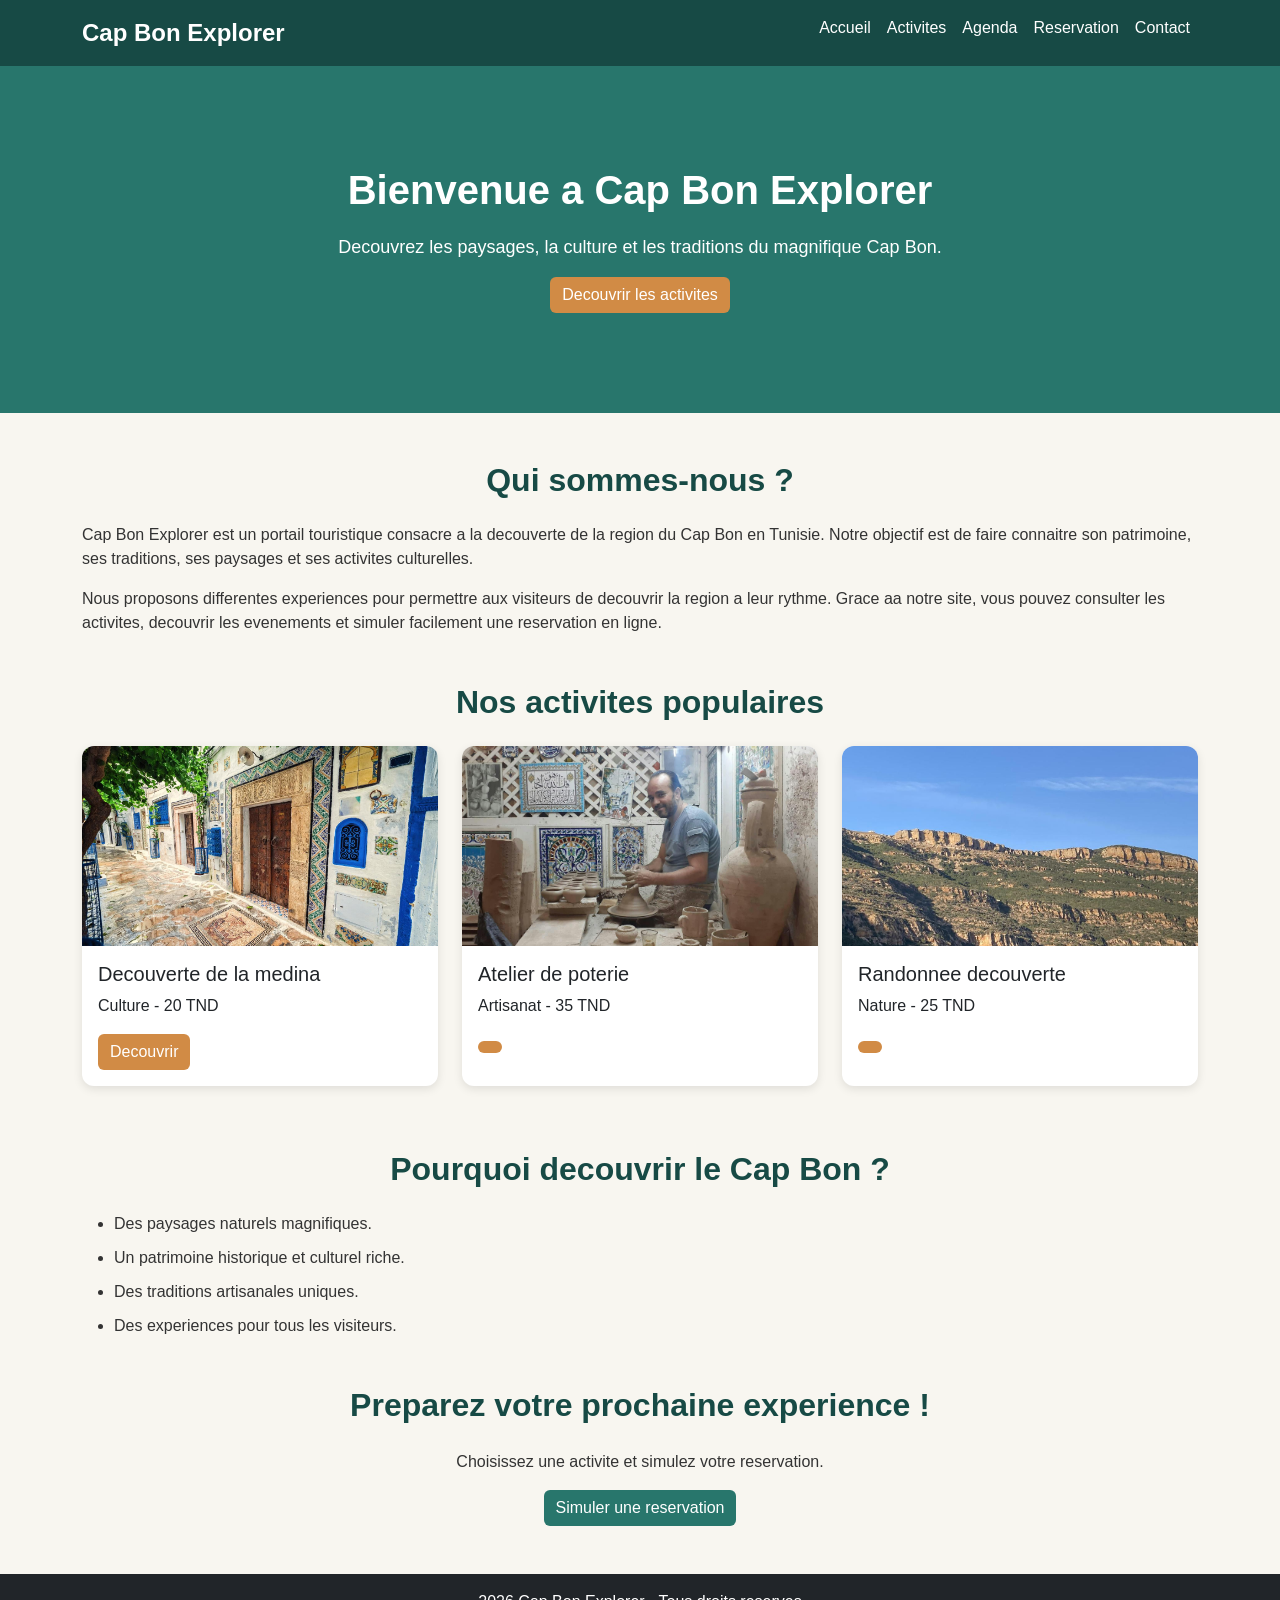
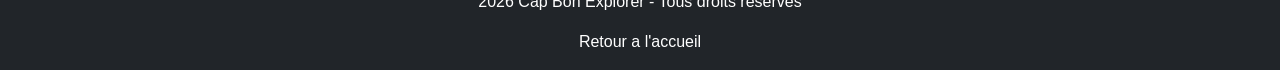
<file: index.html>
<!DOCTYPE html>
<html lang="fr">
<head>
    <meta charset="UTF-8">
    <meta name="viewport" content="width=device-width, initial-scale=1.0">
    <title>Cap Bon Explorer - Accueil</title>

    <!-- Bootstrap -->
    <link href="https://cdn.jsdelivr.net/npm/bootstrap@5.3.3/dist/css/bootstrap.min.css" rel="stylesheet">

    <!-- Notre fichier CSS -->
    <link rel="stylesheet" href="css/style.css">
</head>

<body>

    <header>
        <nav class="navbar navbar-expand-lg navbar-dark bg-dark">
            <div class="container">

                <a class="navbar-brand" href="index.html">
                    Cap Bon Explorer
                </a>

                <button class="navbar-toggler" type="button"
                    data-bs-toggle="collapse" data-bs-target="#menu">
                    <span class="navbar-toggler-icon"></span>
                </button>

                <div class="collapse navbar-collapse" id="menu">
                    <ul class="navbar-nav ms-auto">

                        <li class="nav-item">
                            <a class="nav-link active" href="index.html">Accueil</a>
                        </li>

                        <li class="nav-item">
                            <a class="nav-link" href="activites.html">Activites</a>
                        </li>

                        <li class="nav-item">
                            <a class="nav-link" href="agenda.html">Agenda</a>
                        </li>

                        <li class="nav-item">
                            <a class="nav-link" href="reservation.html">Reservation</a>
                        </li>

                        <li class="nav-item">
                            <a class="nav-link" href="contact.html">Contact</a>
                        </li>

                    </ul>
                </div>

            </div>
        </nav>
    </header>


    <main>

       
        <section class="hero text-center text-white">
            <div class="container">
                <h1>Bienvenue a Cap Bon Explorer</h1>

                <p>
                    Decouvrez les paysages, la culture et les traditions
                    du magnifique Cap Bon.
                </p>

                <a href="activites.html" class="btn btn-primary">
                    Decouvrir les activites
                </a>
            </div>
        </section>


        <!-- Qui sommes-nous ? -->
        <section class="container my-5">

            <h2 class="text-center mb-4">Qui sommes-nous ?</h2>

            <p>
                Cap Bon Explorer est un portail touristique consacre a la
                decouverte de la region du Cap Bon en Tunisie. Notre objectif
                est de faire connaitre son patrimoine, ses traditions, ses
                paysages et ses activites culturelles.
            </p>

            <p>
                Nous proposons differentes experiences pour permettre aux
                visiteurs de decouvrir la region a leur rythme. Grace aa notre
                site, vous pouvez consulter les activites, decouvrir les
                evenements et simuler facilement une reservation en ligne.
            </p>

        </section>


        <!-- Activités populaires -->
        <section class="container my-5">

            <h2 class="text-center mb-4">Nos activites populaires</h2>

            <div class="row">

                <div class="col-md-4 mb-3">
                    <div class="card h-100">
                        <img src="images/medina.jpg" class="card-img-top"
                            alt="Decouverte de la medina de Nabeul">

                        <div class="card-body">
                            <h5 class="card-title">Decouverte de la medina</h5>
                            <p class="card-text">Culture - 20 TND</p>
                            <a href="activites.html" class="btn btn-primary">
                                Decouvrir
                            </a>
                        </div>
                    </div>
                </div>


                <div class="col-md-4 mb-3">
                    <div class="card h-100">
                        <img src="images/poterie.jpg" class="card-img-top"
                            alt="Atelier de poterie a Nabeul">

                        <div class="card-body">
                            <h5 class="card-title">Atelier de poterie</h5>
                            <p class="card-text">Artisanat - 35 TND</p>
                            <a href="activites.html" class="btn btn-primary">
                                
                            </a>
                        </div>
                    </div>
                </div>


                <div class="col-md-4 mb-3">
                    <div class="card h-100">
                        <img src="images/randonnee.jpg" class="card-img-top"
                            alt="Randonnee au Cap Bon">

                        <div class="card-body">
                            <h5 class="card-title">Randonnee decouverte</h5>
                            <p class="card-text">Nature - 25 TND</p>
                            <a href="activites.html" class="btn btn-primary">
                                
                            </a>
                        </div>
                    </div>
                </div>

            </div>
        </section>


        <!-- Pourquoi decouvrir le Cap Bon ? -->
        <section class="container my-5">

            <h2 class="text-center mb-4">
                Pourquoi decouvrir le Cap Bon ?
            </h2>

            <ul>
                <li>Des paysages naturels magnifiques.</li>
                <li>Un patrimoine historique et culturel riche.</li>
                <li>Des traditions artisanales uniques.</li>
                <li>Des experiences pour tous les visiteurs.</li>
            </ul>

        </section>


        <!-- Réservation -->
        <section class="container text-center my-5">

            <h2>Preparez votre prochaine experience !</h2>

            <p>Choisissez une activite et simulez votre reservation.</p>

            <a href="reservation.html" class="btn btn-success">
                Simuler une reservation
            </a>

        </section>

    </main>


    <!-- Pied de page -->
    <footer class="bg-dark text-white text-center p-3">

        <p> 2026 Cap Bon Explorer - Tous droits reserves</p>

        <a href="index.html" class="text-white">Retour a l'accueil</a>

    </footer>


    <!-- Bootstrap JavaScript -->
    <script src="https://cdn.jsdelivr.net/npm/bootstrap@5.3.3/dist/js/bootstrap.bundle.min.js"></script>

    <!-- Notre fichier JavaScript -->
    <script src="js/app.js"></script>

</body>
</html>
</file>
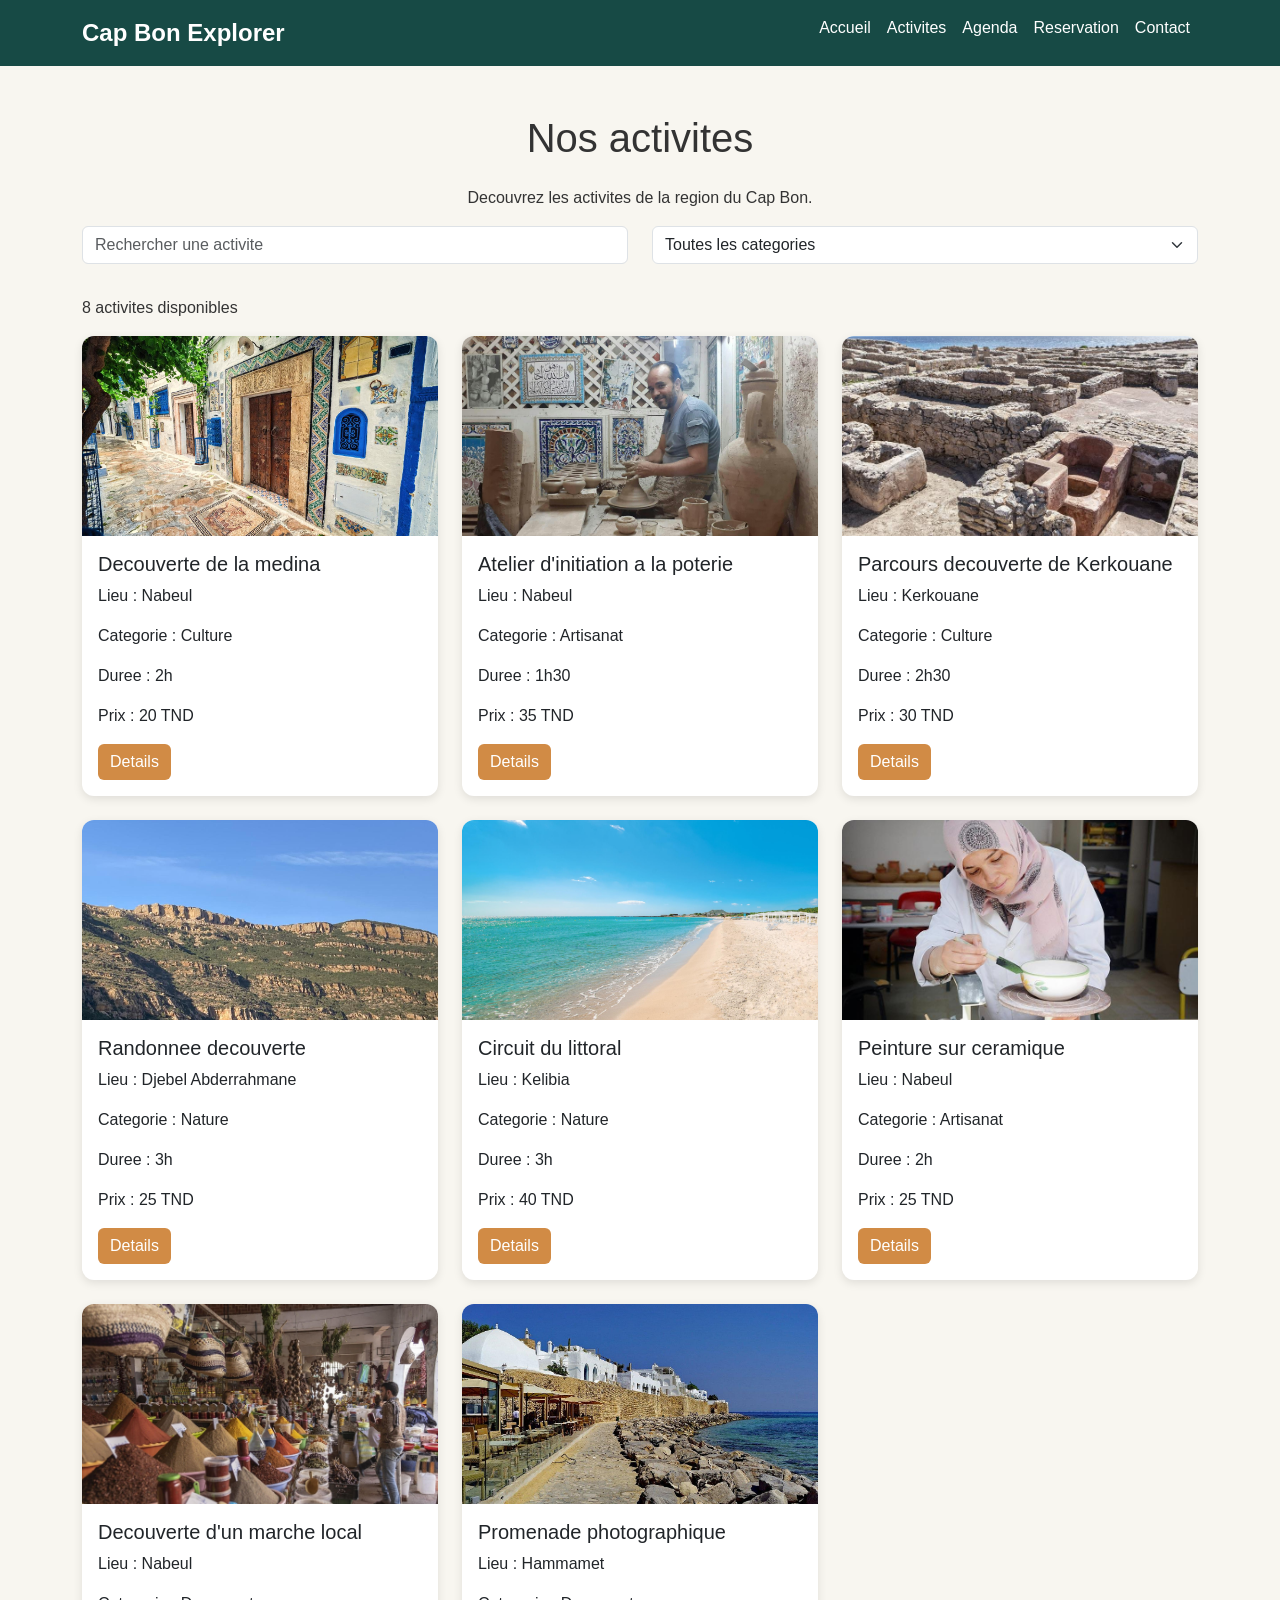
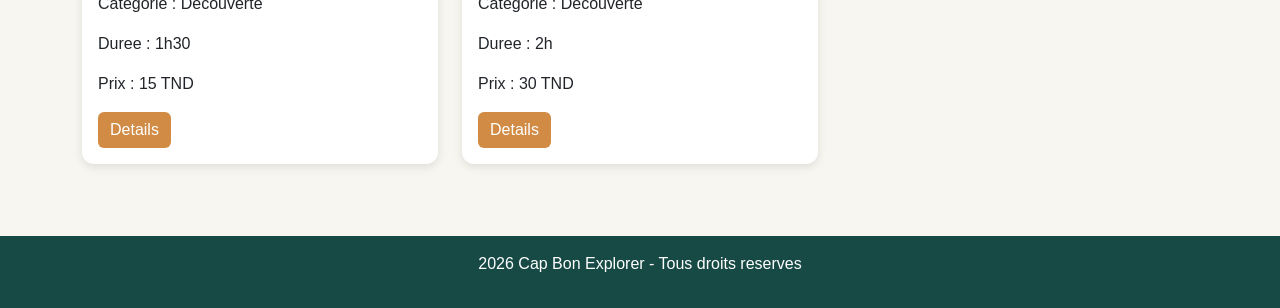
<file: activites.html>
<!doctype html>
<html lang="fr">
<head>
    <meta charset="utf-8">
    <meta name="viewport" content="width=device-width, initial-scale=1">
    <title>Cap Bon Explorer - Activites</title>
    <link href="https://cdn.jsdelivr.net/npm/bootstrap@5.3.3/dist/css/bootstrap.min.css" rel="stylesheet">
    <link rel="stylesheet" href="css/style.css">
</head>
<body>

<nav class="navbar navbar-expand-lg navbar-dark">
    <div class="container">
        <a class="navbar-brand" href="index.html">Cap Bon Explorer</a>
        <button class="navbar-toggler" type="button" data-bs-toggle="collapse" data-bs-target="#menu">
            <span class="navbar-toggler-icon"></span>
        </button>
        <div class="collapse navbar-collapse" id="menu">
            <ul class="navbar-nav ms-auto">
                <li class="nav-item"><a class="nav-link" href="index.html">Accueil</a></li>
                <li class="nav-item"><a class="nav-link active" href="activites.html">Activites</a></li>
                <li class="nav-item"><a class="nav-link" href="agenda.html">Agenda</a></li>
                <li class="nav-item"><a class="nav-link" href="reservation.html">Reservation</a></li>
                <li class="nav-item"><a class="nav-link" href="contact.html">Contact</a></li>
            </ul>
        </div>
    </div>
</nav>

<div class="container mt-5 mb-5">

    <h1 class="text-center mb-4">Nos activites</h1>
    <p class="text-center">Decouvrez les activites de la region du Cap Bon.</p>

    <div class="row mb-4">
        <div class="col-md-6 mb-2">
            <input type="text" id="recherche" class="form-control" placeholder="Rechercher une activite">
        </div>

        <div class="col-md-6 mb-2">
            <select id="categorie" class="form-select">
                <option value="Toutes">Toutes les categories</option>
                <option value="Culture">Culture</option>
                <option value="Artisanat">Artisanat</option>
                <option value="Nature">Nature</option>
                <option value="Decouverte">Decouverte</option>
            </select>
        </div>
    </div>

    <p id="compteur">8 activites disponibles</p>

    <div class="row" id="listeActivites">

        <div class="col-12 col-md-6 col-lg-4 mb-4 activite-card" data-category="Culture">
            <div class="card h-100">
                <img src="images/medina.jpg" class="card-img-top" alt="Medina de Nabeul">
                <div class="card-body">
                    <h5>Decouverte de la medina</h5>
                    <p>Lieu : Nabeul</p>
                    <p>Categorie : Culture</p>
                    <p>Duree : 2h</p>
                    <p>Prix : 20 TND</p>
                    <button class="btn btn-primary detail-btn" data-id="A01">Details</button>
                </div>
            </div>
        </div>

        <div class="col-12 col-md-6 col-lg-4 mb-4 activite-card" data-category="Artisanat">
            <div class="card h-100">
                <img src="images/poterie.jpg" class="card-img-top" alt="Poterie de Nabeul">
                <div class="card-body">
                    <h5>Atelier d'initiation a la poterie</h5>
                    <p>Lieu : Nabeul</p>
                    <p>Categorie : Artisanat</p>
                    <p>Duree : 1h30</p>
                    <p>Prix : 35 TND</p>
                    <button class="btn btn-primary detail-btn" data-id="A02">Details</button>
                </div>
            </div>
        </div>

        <div class="col-12 col-md-6 col-lg-4 mb-4 activite-card" data-category="Culture">
            <div class="card h-100">
                <img src="images/kerkouane.jpg" class="card-img-top" alt="Site de Kerkouane">
                <div class="card-body">
                    <h5>Parcours decouverte de Kerkouane</h5>
                    <p>Lieu : Kerkouane</p>
                    <p>Categorie : Culture</p>
                    <p>Duree : 2h30</p>
                    <p>Prix : 30 TND</p>
                    <button class="btn btn-primary detail-btn" data-id="A03">Details</button>
                </div>
            </div>
        </div>

        <div class="col-12 col-md-6 col-lg-4 mb-4 activite-card" data-category="Nature">
            <div class="card h-100">
                <img src="images/randonnee.jpg" class="card-img-top" alt="Randonnee au Cap Bon">
                <div class="card-body">
                    <h5>Randonnee decouverte</h5>
                    <p>Lieu : Djebel Abderrahmane</p>
                    <p>Categorie : Nature</p>
                    <p>Duree : 3h</p>
                    <p>Prix : 25 TND</p>
                    <button class="btn btn-primary detail-btn" data-id="A04">Details</button>
                </div>
            </div>
        </div>

        <div class="col-12 col-md-6 col-lg-4 mb-4 activite-card" data-category="Nature">
            <div class="card h-100">
                <img src="images/kelibia.jpg" class="card-img-top" alt="Littoral de Kelibia">
                <div class="card-body">
                    <h5>Circuit du littoral</h5>
                    <p>Lieu : Kelibia</p>
                    <p>Categorie : Nature</p>
                    <p>Duree : 3h</p>
                    <p>Prix : 40 TND</p>
                    <button class="btn btn-primary detail-btn" data-id="A05">Details</button>
                </div>
            </div>
        </div>

        <div class="col-12 col-md-6 col-lg-4 mb-4 activite-card" data-category="Artisanat">
            <div class="card h-100">
                <img src="images/ceramique.jpg" class="card-img-top" alt="Peinture sur ceramique">
                <div class="card-body">
                    <h5>Peinture sur ceramique</h5>
                    <p>Lieu : Nabeul</p>
                    <p>Categorie : Artisanat</p>
                    <p>Duree : 2h</p>
                    <p>Prix : 25 TND</p>
                    <button class="btn btn-primary detail-btn" data-id="A06">Details</button>
                </div>
            </div>
        </div>

        <div class="col-12 col-md-6 col-lg-4 mb-4 activite-card" data-category="Decouverte">
            <div class="card h-100">
                <img src="images/marche.jpg" class="card-img-top" alt="Marche local de Nabeul">
                <div class="card-body">
                    <h5>Decouverte d'un marche local</h5>
                    <p>Lieu : Nabeul</p>
                    <p>Categorie : Decouverte</p>
                    <p>Duree : 1h30</p>
                    <p>Prix : 15 TND</p>
                    <button class="btn btn-primary detail-btn" data-id="A07">Details</button>
                </div>
            </div>
        </div>

        <div class="col-12 col-md-6 col-lg-4 mb-4 activite-card" data-category="Decouverte">
            <div class="card h-100">
                <img src="images/hammamet.jpg" class="card-img-top" alt="Hammamet">
                <div class="card-body">
                    <h5>Promenade photographique</h5>
                    <p>Lieu : Hammamet</p>
                    <p>Categorie : Decouverte</p>
                    <p>Duree : 2h</p>
                    <p>Prix : 30 TND</p>
                    <button class="btn btn-primary detail-btn" data-id="A08">Details</button>
                </div>
            </div>
        </div>

    </div>

    <p id="messageAucun" class="text-center" style="display: none;">
        Aucune activite trouvee.
    </p>

</div>

<div class="modal fade" id="detailsModal" tabindex="-1">
    <div class="modal-dialog">
        <div class="modal-content">
            <div class="modal-header">
                <h5 class="modal-title" id="titreModal">Details de l'activite</h5>
                <button type="button" class="btn-close" data-bs-dismiss="modal"></button>
            </div>
            <div class="modal-body" id="contenuModal"></div>
            <div class="modal-footer">
                <a href="reservation.html" class="btn btn-success">Reserver</a>
                <button type="button" class="btn btn-secondary" data-bs-dismiss="modal">Fermer</button>
            </div>
        </div>
    </div>
</div>

<footer class="text-white text-center p-3">
    <p>2026 Cap Bon Explorer - Tous droits reserves</p>
</footer>

<script src="https://cdn.jsdelivr.net/npm/bootstrap@5.3.3/dist/js/bootstrap.bundle.min.js"></script>
<script src="js/app.js"></script>
<script src="js/activites.js"></script>

</body>
</html>
</file>
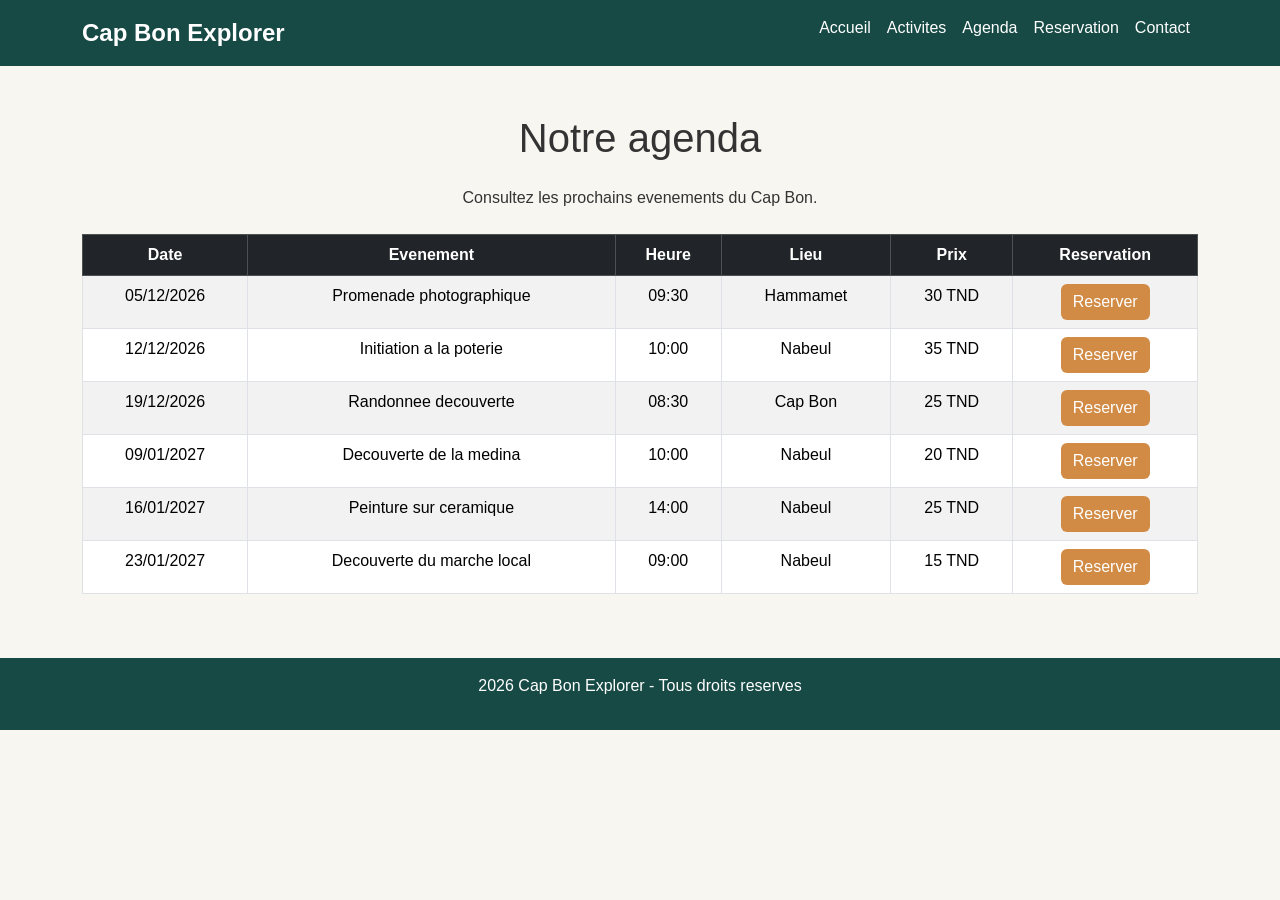
<file: agenda.html>
<!doctype html>
<html lang="fr">
<head>
    <meta charset="utf-8">
    <meta name="viewport" content="width=device-width, initial-scale=1">
    <title>Cap Bon Explorer - Agenda</title>
    <link href="https://cdn.jsdelivr.net/npm/bootstrap@5.3.3/dist/css/bootstrap.min.css" rel="stylesheet">
    <link rel="stylesheet" href="css/style.css">
</head>
<body>

<nav class="navbar navbar-expand-lg navbar-dark">
    <div class="container">
        <a class="navbar-brand" href="index.html">Cap Bon Explorer</a>
        <button class="navbar-toggler" type="button" data-bs-toggle="collapse" data-bs-target="#menu">
            <span class="navbar-toggler-icon"></span>
        </button>
        <div class="collapse navbar-collapse" id="menu">
            <ul class="navbar-nav ms-auto">
                <li class="nav-item"><a class="nav-link" href="index.html">Accueil</a></li>
                <li class="nav-item"><a class="nav-link" href="activites.html">Activites</a></li>
                <li class="nav-item"><a class="nav-link active" href="agenda.html">Agenda</a></li>
                <li class="nav-item"><a class="nav-link" href="reservation.html">Reservation</a></li>
                <li class="nav-item"><a class="nav-link" href="contact.html">Contact</a></li>
            </ul>
        </div>
    </div>
</nav>

<div class="container mt-5 mb-5">

    <h1 class="text-center mb-4">Notre agenda</h1>

    <p class="text-center mb-4">
        Consultez les prochains evenements du Cap Bon.
    </p>

    <div class="table-responsive">
        <table class="table table-bordered table-striped table-hover text-center">

            <thead class="table-dark">
                <tr>
                    <th>Date</th>
                    <th>Evenement</th>
                    <th>Heure</th>
                    <th>Lieu</th>
                    <th>Prix</th>
                    <th>Reservation</th>
                </tr>
            </thead>

            <tbody>
                <tr>
                    <td>05/12/2026</td>
                    <td>Promenade photographique</td>
                    <td>09:30</td>
                    <td>Hammamet</td>
                    <td>30 TND</td>
                    <td><a href="reservation.html" class="btn btn-primary">Reserver</a></td>
                </tr>

                <tr>
                    <td>12/12/2026</td>
                    <td>Initiation a la poterie</td>
                    <td>10:00</td>
                    <td>Nabeul</td>
                    <td>35 TND</td>
                    <td><a href="reservation.html" class="btn btn-primary">Reserver</a></td>
                </tr>

                <tr>
                    <td>19/12/2026</td>
                    <td>Randonnee decouverte</td>
                    <td>08:30</td>
                    <td>Cap Bon</td>
                    <td>25 TND</td>
                    <td><a href="reservation.html" class="btn btn-primary">Reserver</a></td>
                </tr>

                <tr>
                    <td>09/01/2027</td>
                    <td>Decouverte de la medina</td>
                    <td>10:00</td>
                    <td>Nabeul</td>
                    <td>20 TND</td>
                    <td><a href="reservation.html" class="btn btn-primary">Reserver</a></td>
                </tr>

                <tr>
                    <td>16/01/2027</td>
                    <td>Peinture sur ceramique</td>
                    <td>14:00</td>
                    <td>Nabeul</td>
                    <td>25 TND</td>
                    <td><a href="reservation.html" class="btn btn-primary">Reserver</a></td>
                </tr>

                <tr>
                    <td>23/01/2027</td>
                    <td>Decouverte du marche local</td>
                    <td>09:00</td>
                    <td>Nabeul</td>
                    <td>15 TND</td>
                    <td><a href="reservation.html" class="btn btn-primary">Reserver</a></td>
                </tr>
            </tbody>

        </table>
    </div>

</div>

<footer class="text-white text-center p-3">
    <p>2026 Cap Bon Explorer - Tous droits reserves</p>
</footer>

<script src="https://cdn.jsdelivr.net/npm/bootstrap@5.3.3/dist/js/bootstrap.bundle.min.js"></script>

</body>
</html>
</file>
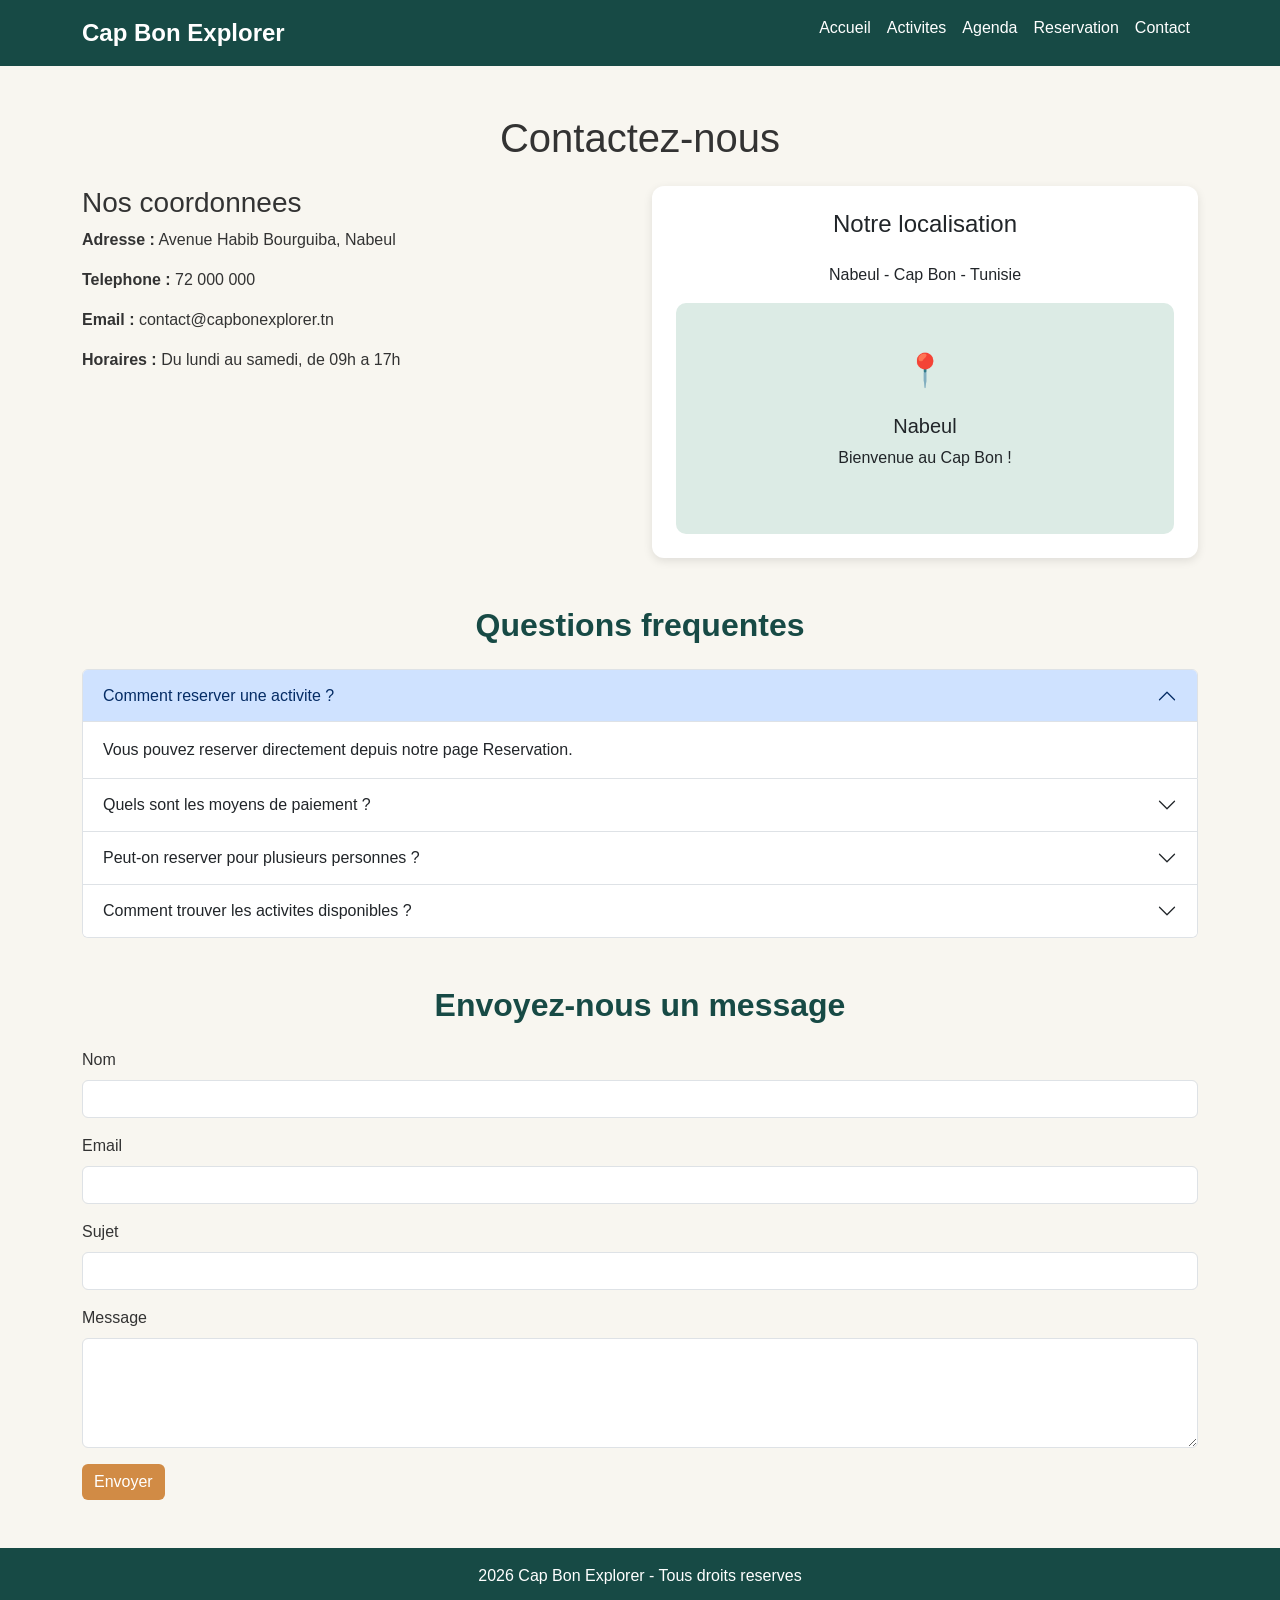
<file: contact.html>
<!doctype html>
<html lang="fr">
<head>
    <meta charset="utf-8">
    <meta name="viewport" content="width=device-width, initial-scale=1">
    <title>Cap Bon Explorer - Contact</title>
    <link href="https://cdn.jsdelivr.net/npm/bootstrap@5.3.3/dist/css/bootstrap.min.css" rel="stylesheet">
    <link rel="stylesheet" href="css/style.css">
</head>
<body>

<nav class="navbar navbar-expand-lg navbar-dark">
    <div class="container">
        <a class="navbar-brand" href="index.html">Cap Bon Explorer</a>
        <button class="navbar-toggler" type="button" data-bs-toggle="collapse" data-bs-target="#menu">
            <span class="navbar-toggler-icon"></span>
        </button>
        <div class="collapse navbar-collapse" id="menu">
            <ul class="navbar-nav ms-auto">
                <li class="nav-item"><a class="nav-link" href="index.html">Accueil</a></li>
                <li class="nav-item"><a class="nav-link" href="activites.html">Activites</a></li>
                <li class="nav-item"><a class="nav-link" href="agenda.html">Agenda</a></li>
                <li class="nav-item"><a class="nav-link" href="reservation.html">Reservation</a></li>
                <li class="nav-item"><a class="nav-link active" href="contact.html">Contact</a></li>
            </ul>
        </div>
    </div>
</nav>

<div class="container mt-5 mb-5">

    <h1 class="text-center mb-4">Contactez-nous</h1>

    <div class="row mb-5">

        <div class="col-md-6">
            <h3>Nos coordonnees</h3>
            <p><strong>Adresse :</strong> Avenue Habib Bourguiba, Nabeul</p>
            <p><strong>Telephone :</strong> 72 000 000</p>
            <p><strong>Email :</strong> contact@capbonexplorer.tn</p>
            <p><strong>Horaires :</strong> Du lundi au samedi, de 09h a 17h</p>
        </div>

        <div class="col-md-6">
            <div class="card p-4 text-center">
                <h4>Notre localisation</h4>
                <p class="mt-3">Nabeul - Cap Bon - Tunisie</p>
                <div class="p-5" style="background-color: #dcebe5; border-radius: 10px;">
                    <h2>📍</h2>
                    <h5>Nabeul</h5>
                    <p>Bienvenue au Cap Bon !</p>
                </div>
            </div>
        </div>

    </div>

    <h2 class="mb-4">Questions frequentes</h2>

    <div class="accordion mb-5" id="faq">

        <div class="accordion-item">
            <h2 class="accordion-header">
                <button class="accordion-button" type="button" data-bs-toggle="collapse" data-bs-target="#q1">
                    Comment reserver une activite ?
                </button>
            </h2>
            <div id="q1" class="accordion-collapse collapse show" data-bs-parent="#faq">
                <div class="accordion-body">
                    Vous pouvez reserver directement depuis notre page Reservation.
                </div>
            </div>
        </div>

        <div class="accordion-item">
            <h2 class="accordion-header">
                <button class="accordion-button collapsed" type="button" data-bs-toggle="collapse" data-bs-target="#q2">
                    Quels sont les moyens de paiement ?
                </button>
            </h2>
            <div id="q2" class="accordion-collapse collapse" data-bs-parent="#faq">
                <div class="accordion-body">
                    Le site est une demonstration et aucun paiement reel n'est effectue.
                </div>
            </div>
        </div>

        <div class="accordion-item">
            <h2 class="accordion-header">
                <button class="accordion-button collapsed" type="button" data-bs-toggle="collapse" data-bs-target="#q3">
                    Peut-on reserver pour plusieurs personnes ?
                </button>
            </h2>
            <div id="q3" class="accordion-collapse collapse" data-bs-parent="#faq">
                <div class="accordion-body">
                    Oui, vous pouvez reserver pour 1 a 6 participants.
                </div>
            </div>
        </div>

        <div class="accordion-item">
            <h2 class="accordion-header">
                <button class="accordion-button collapsed" type="button" data-bs-toggle="collapse" data-bs-target="#q4">
                    Comment trouver les activites disponibles ?
                </button>
            </h2>
            <div id="q4" class="accordion-collapse collapse" data-bs-parent="#faq">
                <div class="accordion-body">
                    Consultez la page Activites pour voir les activites et utiliser la recherche.
                </div>
            </div>
        </div>

    </div>

    <h2 class="mb-4">Envoyez-nous un message</h2>

    <form id="formContact">

        <div class="mb-3">
            <label class="form-label">Nom</label>
            <input type="text" id="contactNom" class="form-control" required>
        </div>

        <div class="mb-3">
            <label class="form-label">Email</label>
            <input type="email" id="contactEmail" class="form-control" required>
        </div>

        <div class="mb-3">
            <label class="form-label">Sujet</label>
            <input type="text" id="sujet" class="form-control" required>
        </div>

        <div class="mb-3">
            <label class="form-label">Message</label>
            <textarea id="message" class="form-control" rows="4" required></textarea>
        </div>

        <button type="submit" class="btn btn-primary">Envoyer</button>

    </form>

    <div id="confirmationContact" class="alert alert-success mt-3" style="display: none;">
        Votre message a ete envoye avec succes !
    </div>

</div>

<footer class="text-white text-center p-3">
    <p>2026 Cap Bon Explorer - Tous droits reserves</p>
</footer>

<script src="https://cdn.jsdelivr.net/npm/bootstrap@5.3.3/dist/js/bootstrap.bundle.min.js"></script>
<script src="js/app.js"></script>

</body>
</html>
</file>
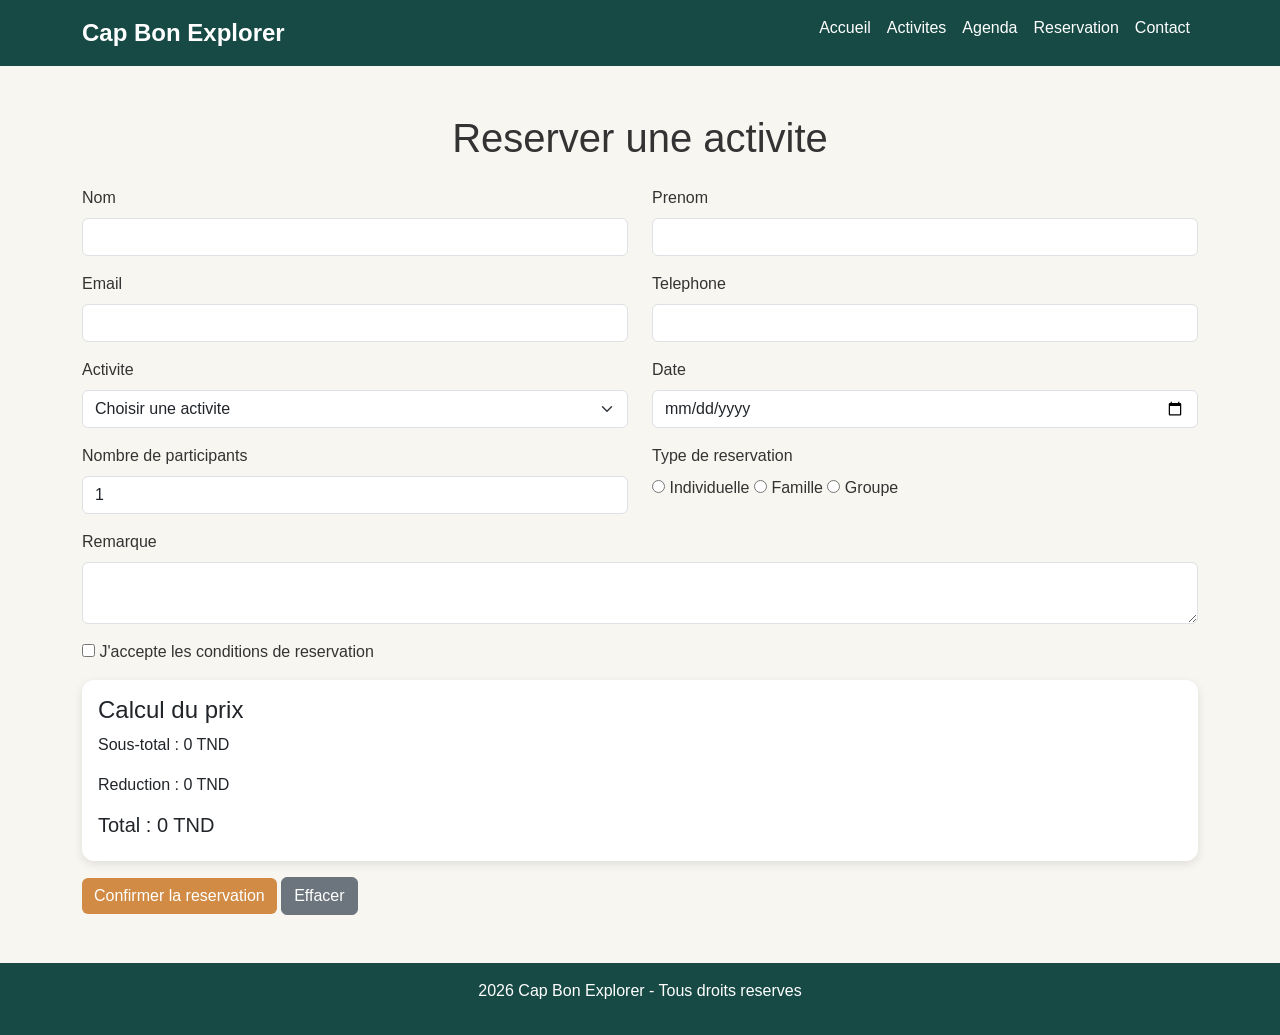
<file: reservation.html>
<!doctype html>
<html lang="fr">
<head>
    <meta charset="utf-8">
    <meta name="viewport" content="width=device-width, initial-scale=1">
    <title>Cap Bon Explorer - Reservation</title>
    <link href="https://cdn.jsdelivr.net/npm/bootstrap@5.3.3/dist/css/bootstrap.min.css" rel="stylesheet">
    <link rel="stylesheet" href="css/style.css">
</head>
<body>

<nav class="navbar navbar-expand-lg navbar-dark">
    <div class="container">
        <a class="navbar-brand" href="index.html">Cap Bon Explorer</a>
        <button class="navbar-toggler" type="button" data-bs-toggle="collapse" data-bs-target="#menu">
            <span class="navbar-toggler-icon"></span>
        </button>
        <div class="collapse navbar-collapse" id="menu">
            <ul class="navbar-nav ms-auto">
                <li class="nav-item"><a class="nav-link" href="index.html">Accueil</a></li>
                <li class="nav-item"><a class="nav-link" href="activites.html">Activites</a></li>
                <li class="nav-item"><a class="nav-link" href="agenda.html">Agenda</a></li>
                <li class="nav-item"><a class="nav-link active" href="reservation.html">Reservation</a></li>
                <li class="nav-item"><a class="nav-link" href="contact.html">Contact</a></li>
            </ul>
        </div>
    </div>
</nav>

<div class="container mt-5 mb-5">

    <h1 class="text-center mb-4">Reserver une activite</h1>

    <form id="formReservation">

        <div class="row">

            <div class="col-md-6 mb-3">
                <label class="form-label">Nom</label>
                <input type="text" id="nom" class="form-control" required>
            </div>

            <div class="col-md-6 mb-3">
                <label class="form-label">Prenom</label>
                <input type="text" id="prenom" class="form-control" required>
            </div>

            <div class="col-md-6 mb-3">
                <label class="form-label">Email</label>
                <input type="email" id="email" class="form-control" required>
            </div>

            <div class="col-md-6 mb-3">
                <label class="form-label">Telephone</label>
                <input type="tel" id="telephone" class="form-control" required pattern="[0-9]{8}">
            </div>

            <div class="col-md-6 mb-3">
                <label class="form-label">Activite</label>
                <select id="activite" class="form-select" required>
                    <option value="">Choisir une activite</option>
                    <option value="20">Decouverte de la medina - 20 TND</option>
                    <option value="35">Atelier de poterie - 35 TND</option>
                    <option value="30">Parcours de Kerkouane - 30 TND</option>
                    <option value="25">Randonnee decouverte - 25 TND</option>
                    <option value="40">Circuit du littoral - 40 TND</option>
                    <option value="25">Peinture sur ceramique - 25 TND</option>
                    <option value="15">Decouverte d'un marche local - 15 TND</option>
                    <option value="30">Promenade photographique - 30 TND</option>
                </select>
            </div>

            <div class="col-md-6 mb-3">
                <label class="form-label">Date</label>
                <input type="date" id="date" class="form-control" required>
            </div>

            <div class="col-md-6 mb-3">
                <label class="form-label">Nombre de participants</label>
                <input type="number" id="participants" class="form-control" min="1" max="6" value="1" required>
            </div>

            <div class="col-md-6 mb-3">
                <label class="form-label">Type de reservation</label>
                <div>
                    <input type="radio" name="type" value="Individuelle" required> Individuelle
                    <input type="radio" name="type" value="Famille"> Famille
                    <input type="radio" name="type" value="Groupe"> Groupe
                </div>
            </div>

            <div class="col-12 mb-3">
                <label class="form-label">Remarque</label>
                <textarea id="remarque" class="form-control"></textarea>
            </div>

            <div class="col-12 mb-3">
                <input type="checkbox" id="acceptation" required>
                <label for="acceptation">J'accepte les conditions de reservation</label>
            </div>

        </div>

        <div class="card p-3 mb-3">
            <h4>Calcul du prix</h4>
            <p>Sous-total : <span id="sousTotal">0</span> TND</p>
            <p>Reduction : <span id="reduction">0</span> TND</p>
            <h5>Total : <span id="total">0</span> TND</h5>
        </div>

        <button type="submit" class="btn btn-primary">Confirmer la reservation</button>
        <button type="reset" class="btn btn-secondary">Effacer</button>

    </form>

    <div id="resultat" class="alert alert-success mt-4" style="display: none;"></div>

</div>

<footer class="text-white text-center p-3">
    <p>2026 Cap Bon Explorer - Tous droits reserves</p>
</footer>

<script src="https://cdn.jsdelivr.net/npm/bootstrap@5.3.3/dist/js/bootstrap.bundle.min.js"></script>
<script src="js/app.js"></script>
<script src="js/reservation.js"></script>

</body>
</html>
</file>
<file: css/style.css>
body {
    font-family: Arial, sans-serif;
    background-color: #f8f6f0;
    color: #333;
    margin: 0;
    padding: 0;
}

.navbar {
    background-color: #174a45 !important;
}

.navbar-brand {
    font-size: 24px;
    font-weight: bold;
    color: white !important;
}

.nav-link {
    color: white !important;
    transition: 0.3s;
}

.nav-link:hover {
    color: #d18b45 !important;
}

.hero {
    background-color: #28766c;
    color: white;
    text-align: center;
    padding: 100px 20px;
}

.hero h1 {
    font-size: 40px;
    font-weight: bold;
}

.hero p {
    font-size: 18px;
    margin-top: 20px;
}

h2 {
    color: #174a45;
    font-weight: bold;
    text-align: center;
    margin-bottom: 25px;
}

.card {
    border: none;
    border-radius: 12px;
    overflow: hidden;
    box-shadow: 0 3px 10px rgba(0, 0, 0, 0.1);
    transition: 0.3s;
}

.card:hover {
    transform: translateY(-5px);
}

.card img {
    height: 200px;
    object-fit: cover;
}

.btn-primary {
    background-color: #d18b45;
    border: none;
}

.btn-primary:hover {
    background-color: #a96b2d;
}

.btn-success {
    background-color: #28766c;
    border: none;
}

.btn-success:hover {
    background-color: #174a45;
}

a {
    text-decoration: none;
}

a:focus, button:focus {
    outline: 2px solid #d18b45;
}

ul li {
    margin-bottom: 10px;
}

footer {
    background-color: #174a45 !important;
    color: white;
    text-align: center;
    padding: 15px;
    margin-top: 40px;
}

@media (max-width: 768px) {
    .hero {
        padding: 60px 15px;
    }

    .hero h1 {
        font-size: 28px;
    }

    .hero p {
        font-size: 16px;
    }

    .card {
        margin-bottom: 15px;
    }
}
</file>
